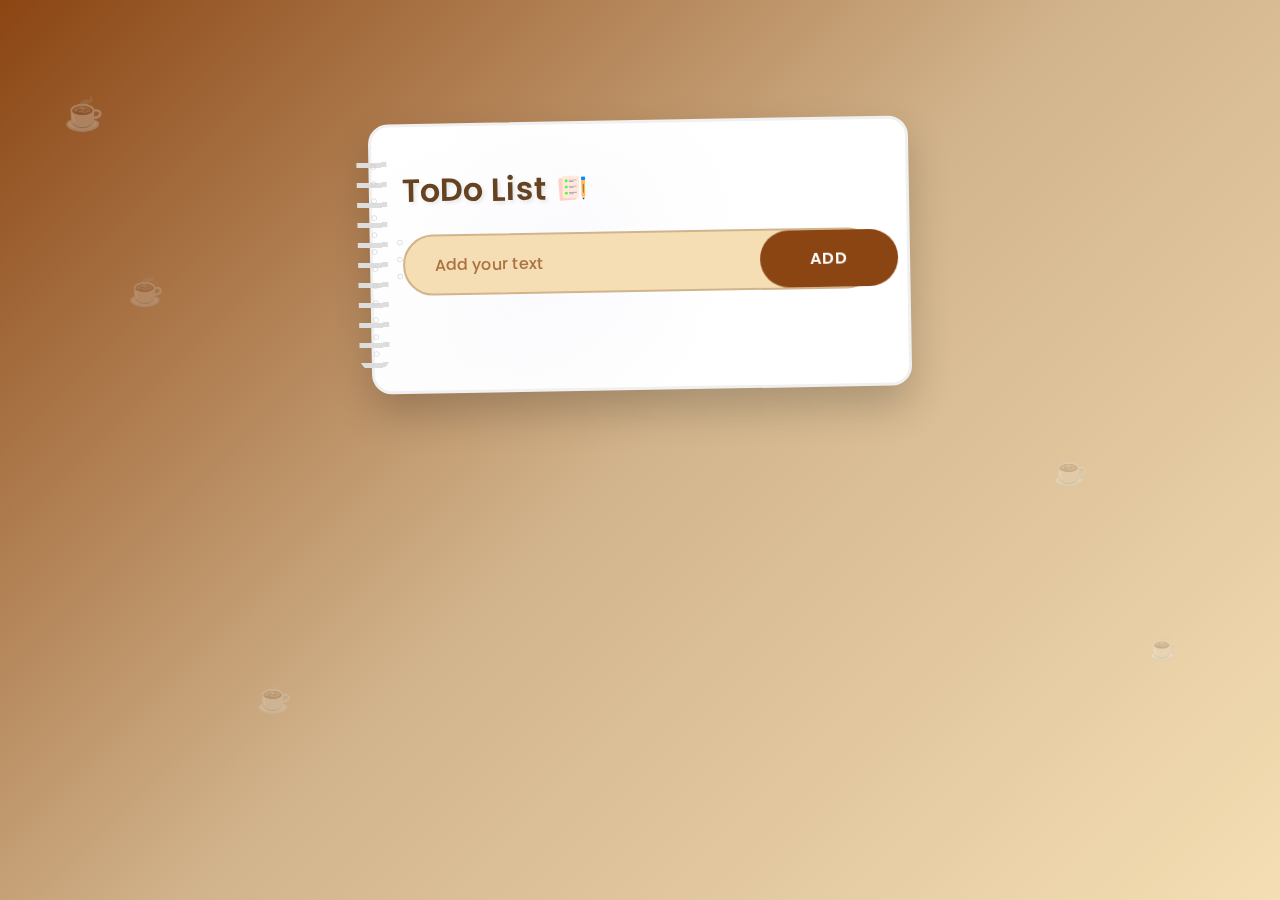
<file: project8-todo list/index.html>
<!DOCTYPE html>
<html lang="en">
<head>
    <meta charset="UTF-8">
    <meta name="viewport" content="width=device-width, initial-scale=1.0">
    <title>My To Do list</title>
    <link rel="stylesheet" href="style.css">
    <link href="https://fonts.googleapis.com/css2?family=Poppins:wght@400;500;600;700&display=swap" rel="stylesheet">
</head>
<body>
    <!-- Coffee Doodles Background -->
    <div class="coffee-doodles">
        <div class="coffee-doodle">☕</div>
        <div class="coffee-doodle">☕</div>
        <div class="coffee-doodle">☕</div>
    </div>

    <div class="container">
        <div class="todo-app">
            <h1>ToDo List <img src="images/icon.png" alt="Todo Icon"></h1>
            <div class="row">
                <input type="text" id="input-box" placeholder="Add your text">
                <button onclick="addTask()">Add</button>
            </div>
            <ul id="list-container">
                <li class="checked">Task 1 <span>×</span></li>
                <li>Task 2 <span>×</span></li>
            </ul>
        </div>

        <!-- Alien Character with Thought Bubble -->
        <div class="alien">
            <!-- Thought Bubble -->
            <div class="alien-thought">
                <div class="alien-thought-text">Enjoy and fulfill your tasks daily!</div>
            </div>
            
            <div class="alien-antennae">
                <div class="antenna"></div>
                <div class="antenna"></div>
            </div>
            <div class="alien-body">
                <div class="alien-eyes">
                    <div class="alien-eye"></div>
                    <div class="alien-eye"></div>
                </div>
                <div class="alien-arms">
                    <div class="alien-arm left"></div>
                    <div class="alien-arm right"></div>
                </div>
            </div>
        </div>
    </div>

    <script src="index.js">

    </script>
</body>
</html>
</file>
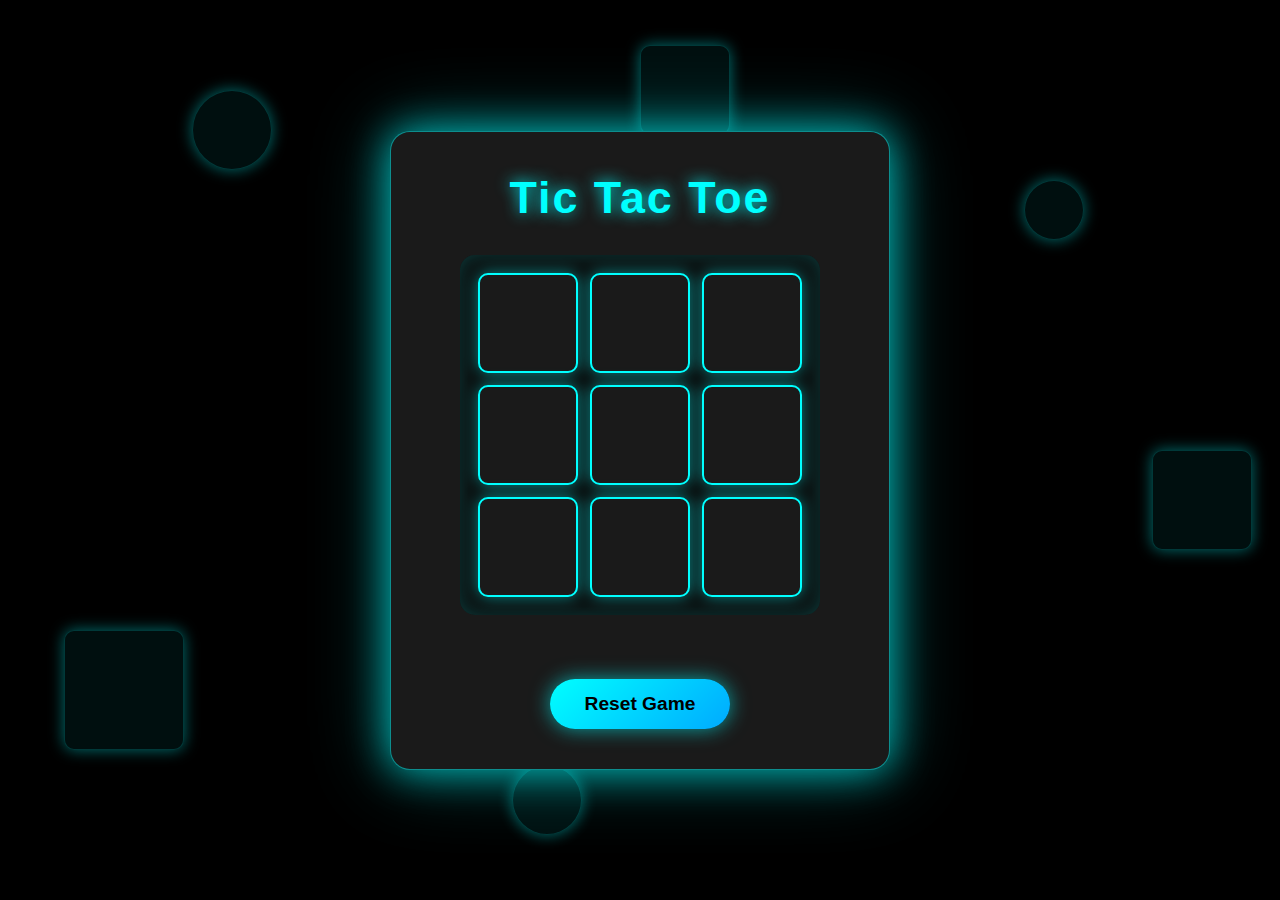
<file: project9-tictactoe/index.html>
<!DOCTYPE html>
<html lang="en">
  <head>
    <meta charset="UTF-8" />
    <meta name="viewport" content="width=device-width, initial-scale=1.0" />
    <title>Tic-Tac-Toe Game</title>
    <link rel="stylesheet" href="style.css" />
  </head>
  <body>
    <div class="floating-background">
      <div class="floating-shape shape-1"></div>
      <div class="floating-shape shape-2"></div>
      <div class="floating-shape shape-3"></div>
      <div class="floating-shape shape-4"></div>
      <div class="floating-shape shape-5"></div>
      <div class="floating-shape shape-6"></div>
    </div>

    <div class="msg-container hide">
      <p id="msg">Winner</p>
      <button id="new-btn">New Game</button>
    </div>
    <main>
      <h1>Tic Tac Toe</h1>
      <div class="container">
        <div class="game">
          <button class="box"></button>
          <button class="box"></button>
          <button class="box"></button>
          <button class="box"></button>
          <button class="box"></button>
          <button class="box"></button>
          <button class="box"></button>
          <button class="box"></button>
          <button class="box"></button>
        </div>
      </div>
      <button id="reset-btn">Reset Game</button>
    </main>
    <script src="script.js"></script>
  </body>
</html>
</file>
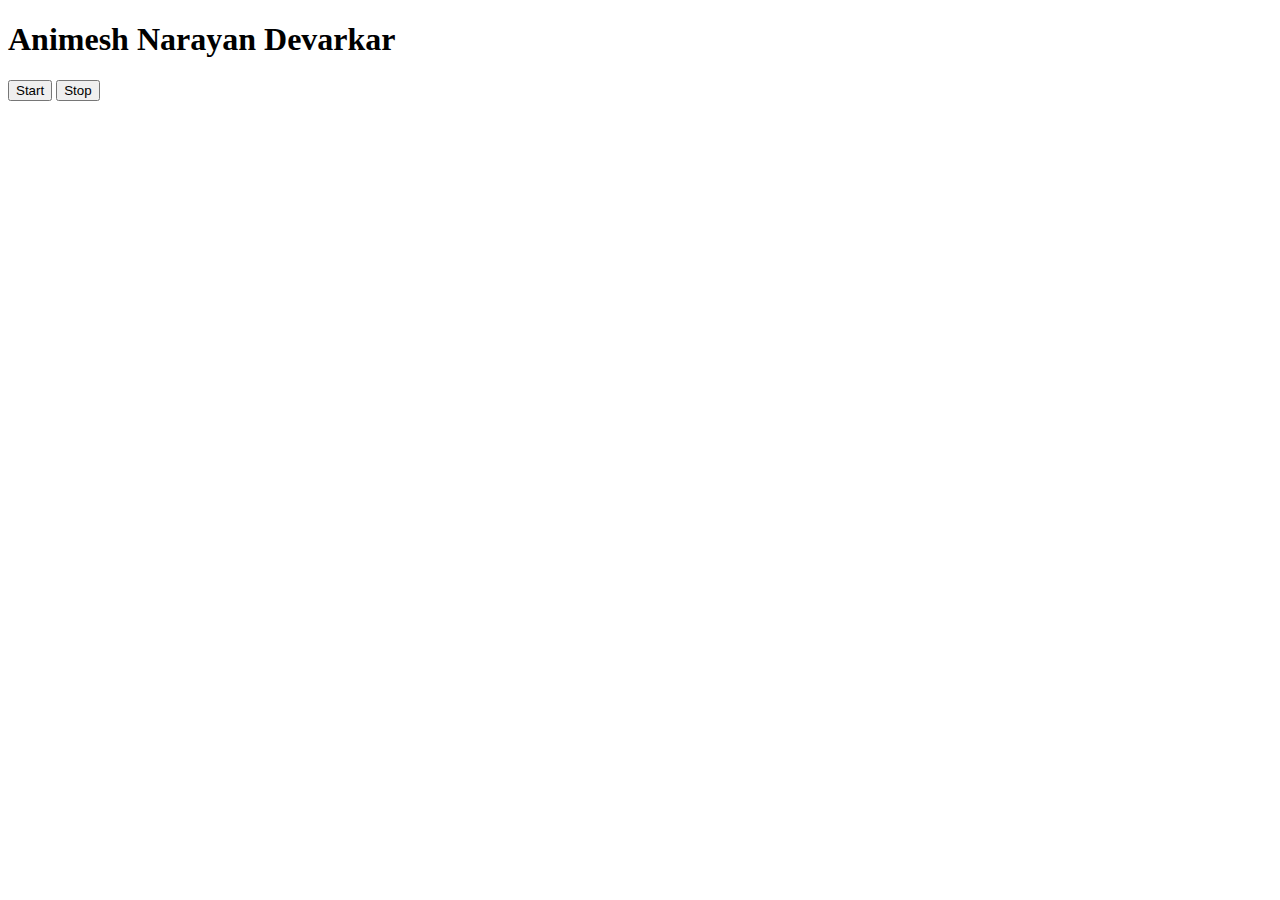
<file: project4/project4(1).html>
<!DOCTYPE html>
<html lang="en">
<head>
    <meta charset="UTF-8">
    <meta name="viewport" content="width=device-width, initial-scale=1.0">
    <title>SetTimeout and SetIntervals</title>


</head>
<body>
    <h1>Animesh Narayan Devarkar</h1>    
    <button id="start">Start</button>
    <button id="stop">Stop</button>
</body>
<script>
    const startChangeText = document.querySelector('#start').addEventListener('click',function(){
        const japName=document.querySelector('h1').innerHTML="アニメシュ・ナラヤン・デヴァルカル"
        })

     const Timer = setInterval(japName,2000)

   
    
</script>
</html>
</file>
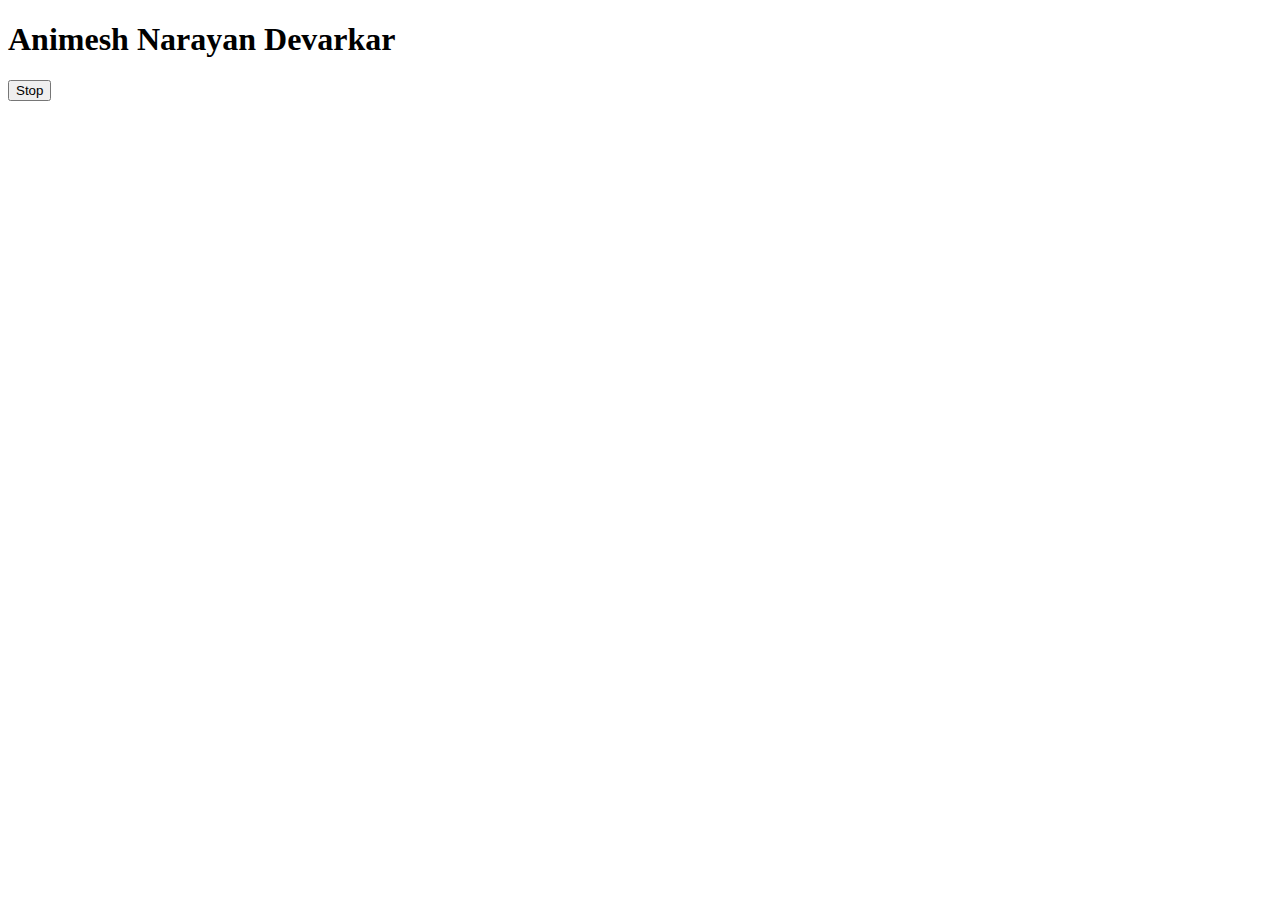
<file: project4/project4.html>
<!DOCTYPE html>
<html lang="en">
<head>
    <meta charset="UTF-8">
    <meta name="viewport" content="width=device-width, initial-scale=1.0">
    <title>SetTimeout and SetIntervals</title>


</head>
<body>
    <h1>Animesh Narayan Devarkar</h1>    
    <button id="stop">Stop</button>
</body>
<script>
    const japName = function(){
        document.querySelector('h1').innerHTML=('アニメシュ・ナラヤン・デヴァルカル')    
    }
    
   const changeText=setTimeout(japName,2000)

   const stopNameChange = document.querySelector('#stop').addEventListener('click',function(){
    clearTimeout(changeText)
    console.log("Text has been stopped from changing");    
   })

</script>
</html>
</file>
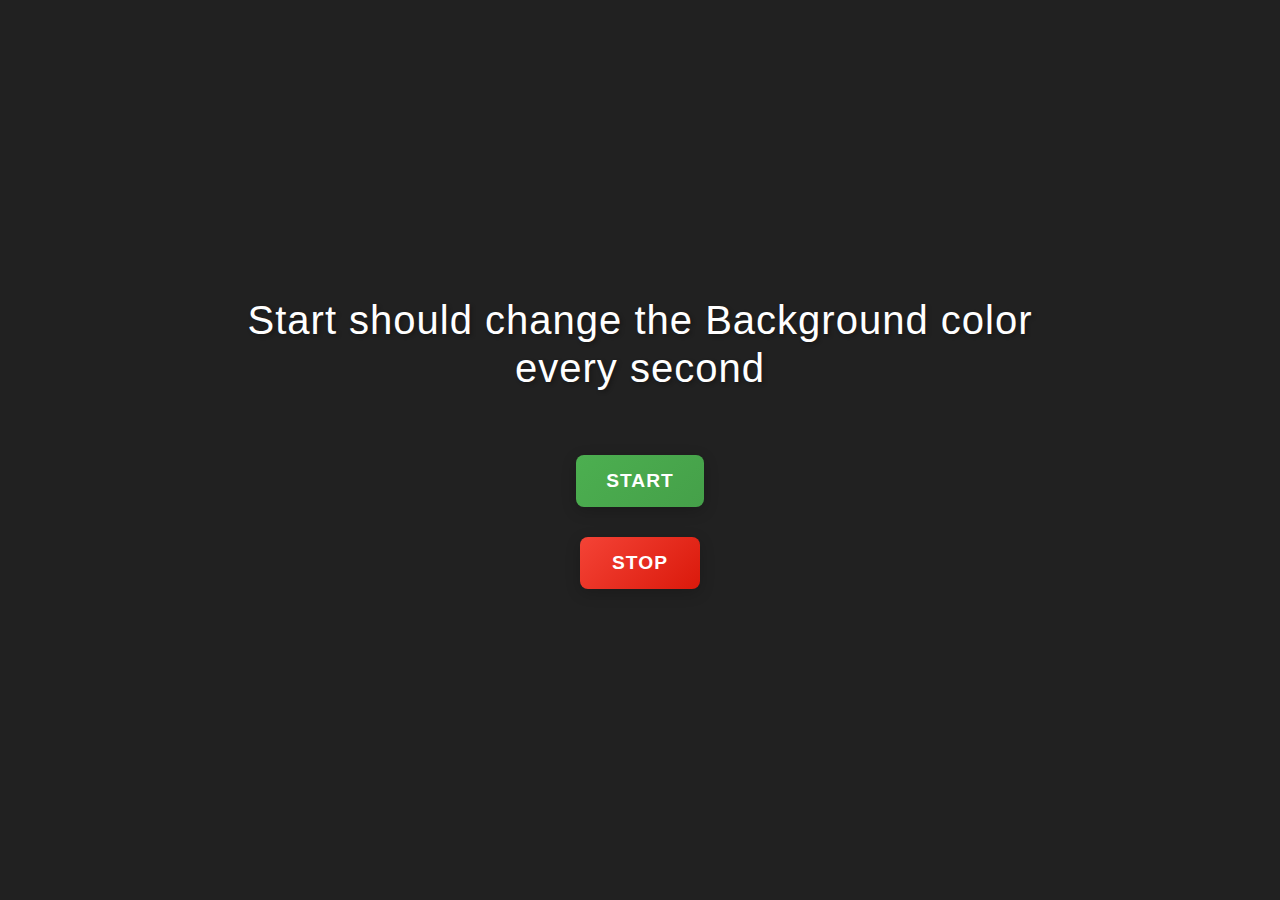
<file: project5/project5.html>
<!DOCTYPE html>
<html lang="en">
  <head>
    <meta charset="UTF-8" />
    <meta name="viewport" content="width=device-width, initial-scale=1.0" />
    <meta http-equiv="X-UA-Compatible" content="ie=edge" />
    <title>Color Changing screen</title>
    <link rel="stylesheet" href="project5.css" />
  </head>


  <body style="background-color: #212121; color: #fff">

    <h1>Start should change the Background color every second</h1>
    <button id="start">Start</button>
    <button id="stop">Stop</button>

    <script src="project5.js"></script>

  </body>
</html>
</file>
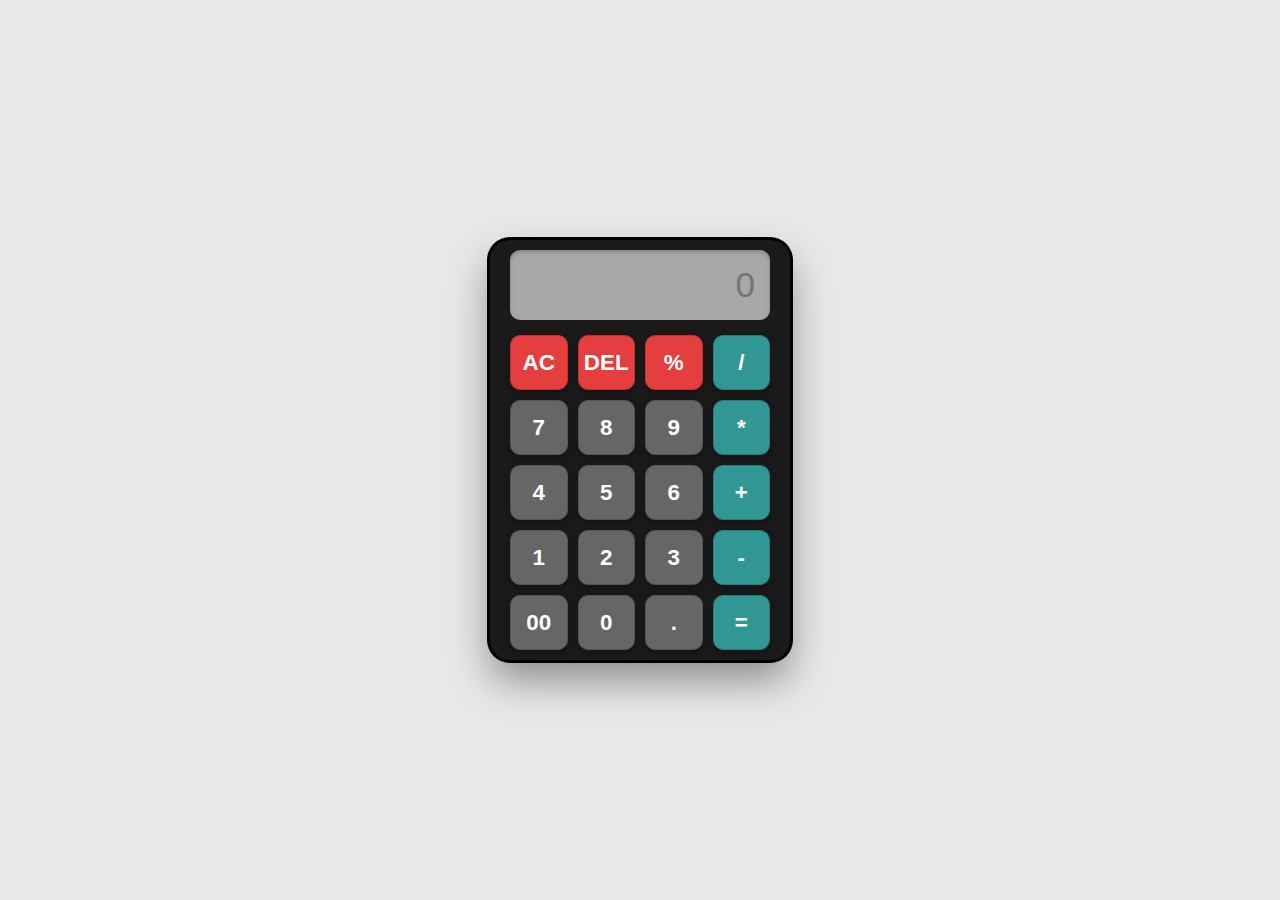
<file: project6-calculator/calculator.html>
<!DOCTYPE html>
<html lang="en">
<head>
    <meta charset="UTF-8">
    <meta name="viewport" content="width=device-width, initial-scale=1.0">
    <title>Calculator</title>
    <link rel="stylesheet" href="calculator.css">
    <script src="calculator.js" defer></script>
</head>
<body>

    <input type="text" placeholder="0" id="inputbox">   

    <div>
        <button class="btn">AC</button>
        <button class="btn">DEL</button>
        <button class="btn">%</button>
        <button class="btn">/</button>            
    </div>

    <div>
        <button class="btn">7</button>
        <button class="btn">8</button>
        <button class="btn">9</button>
        <button class="btn">*</button>            
    </div>

    <div>
        <button class="btn">4</button>
        <button class="btn">5</button>
        <button class="btn">6</button>
        <button class="btn">+</button>            
    </div>

    <div>
        <button class="btn">1</button>
        <button class="btn">2</button>
        <button class="btn">3</button>
        <button class="btn">-</button>            
    </div>

    <div>
        <button class="btn">00</button>
        <button class="btn">0</button>
        <button class="btn">.</button>
        <button class="btn">=</button>            
    </div>

</body>
</html>
</file>
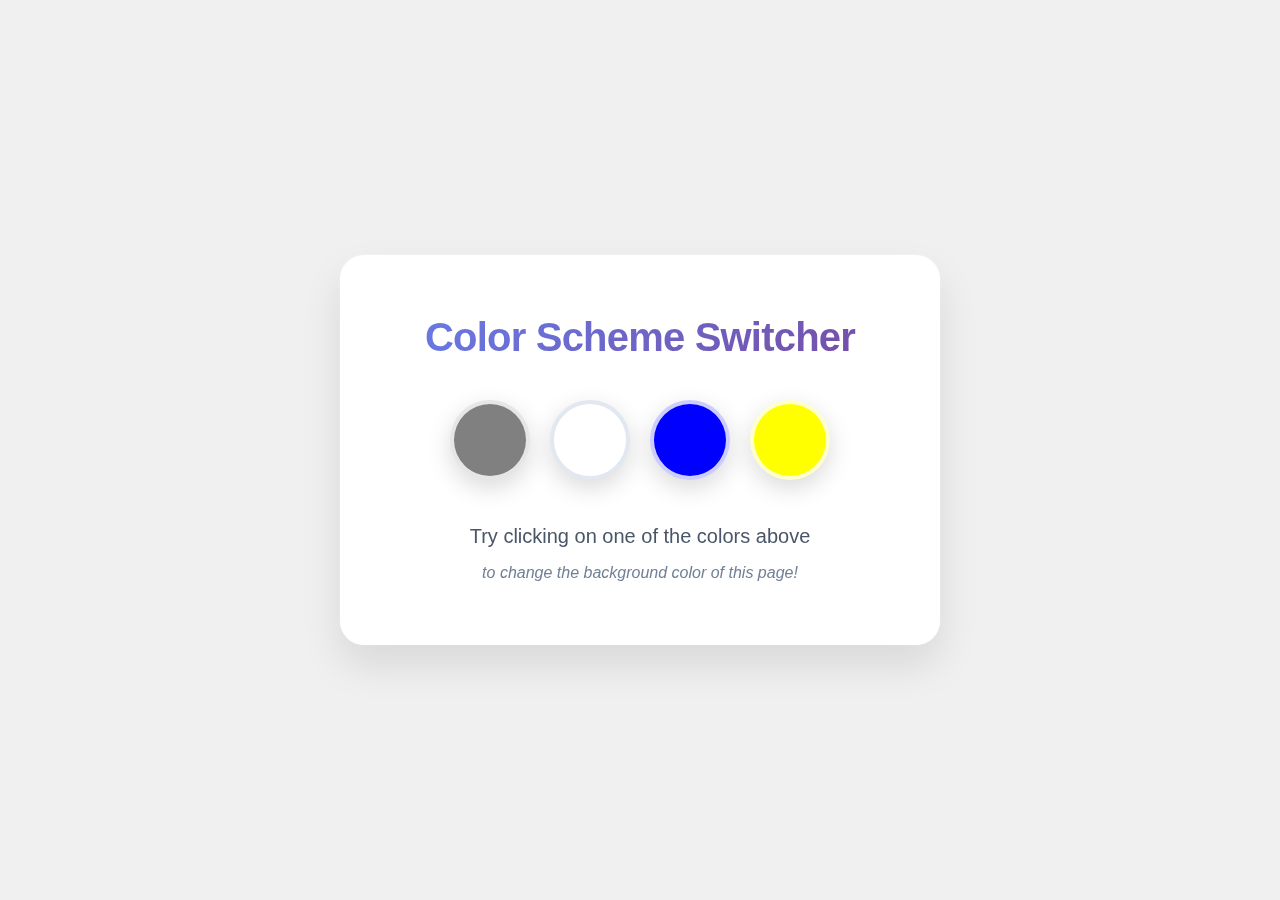
<file: projects/project1/project1.html>
<!DOCTYPE html>
<html lang="en">
  <head>
    <meta charset="UTF-8" />
    <meta name="viewport" content="width=device-width, initial-scale=1.0" />
    <meta http-equiv="X-UA-Compatible" content="ie=edge" />
    <link rel="stylesheet" href="project1.css" />
    <title>JavaScript Background Color Switcher</title>
  </head>
  <body>
    <div class="canvas">
      <h1>Color Scheme Switcher</h1>
      <div class="button-container">
        <span class="button" id="grey"></span>
        <span class="button" id="white"></span>
        <span class="button" id="blue"></span>
        <span class="button" id="yellow"></span>
      </div>
      <h2>
        Try clicking on one of the colors above
        <span>to change the background color of this page!</span>
      </h2>
    </div>
    <script src="project1.js"></script>
  </body>
</html>
</file>
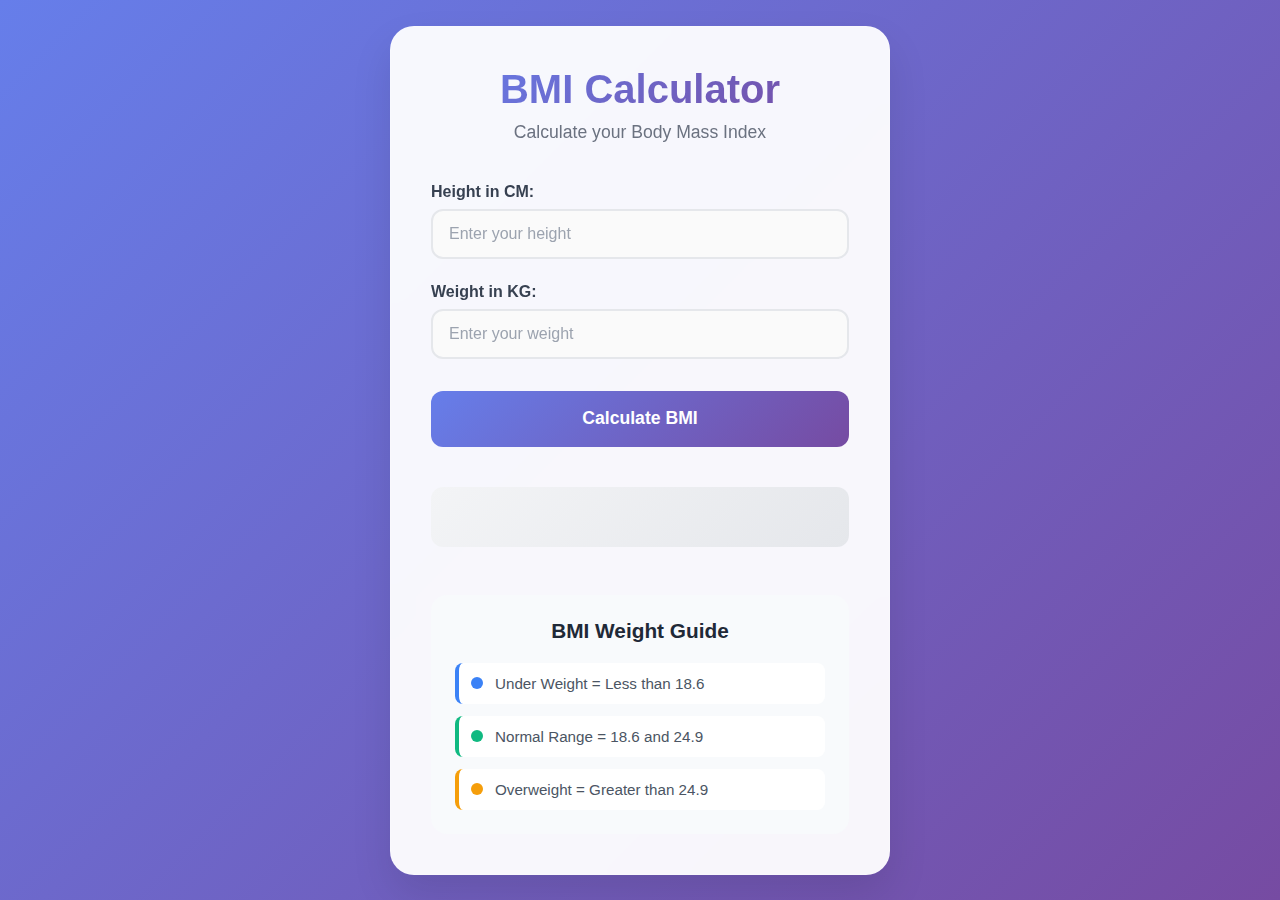
<file: projects/project2/project2.html>
<!DOCTYPE html>
<html lang="en">
<head>
    <meta charset="UTF-8">
    <meta name="viewport" content="width=device-width, initial-scale=1.0">
    <meta http-equiv="X-UA-Compatible" content="ie=edge">
    <link rel="stylesheet" href="project2.css">
    <title>BMI Calculator</title>
</head>
<body>
    <div class="container">
        <div class="header">
            <h1>BMI Calculator</h1>
            <p class="subtitle">Calculate your Body Mass Index</p>
        </div>

        <form>
            <p class="input-group">
                <label for="height">Height in CM:</label>
                <input type="text" id="height" placeholder="Enter your height" />
            </p>
            
            <p class="input-group">
                <label for="weight">Weight in KG:</label>
                <input type="text" id="weight" placeholder="Enter your weight" />
            </p>
            
            <button type="submit">Calculate BMI</button>
            
            <div id="results"></div>
            
            <div id="weight-guide">
                <h3>BMI Weight Guide</h3>
                <div class="guide-item">
                    <span class="indicator"></span>
                    <p>Under Weight = Less than 18.6</p>
                </div>
                <div class="guide-item">
                    <span class="indicator"></span>
                    <p>Normal Range = 18.6 and 24.9</p>
                </div>
                <div class="guide-item">
                    <span class="indicator"></span>
                    <p>Overweight = Greater than 24.9</p>
                </div>
            </div>
        </form>
    </div>

    <script src="project2.js"></script>
</body>
</html>
</file>
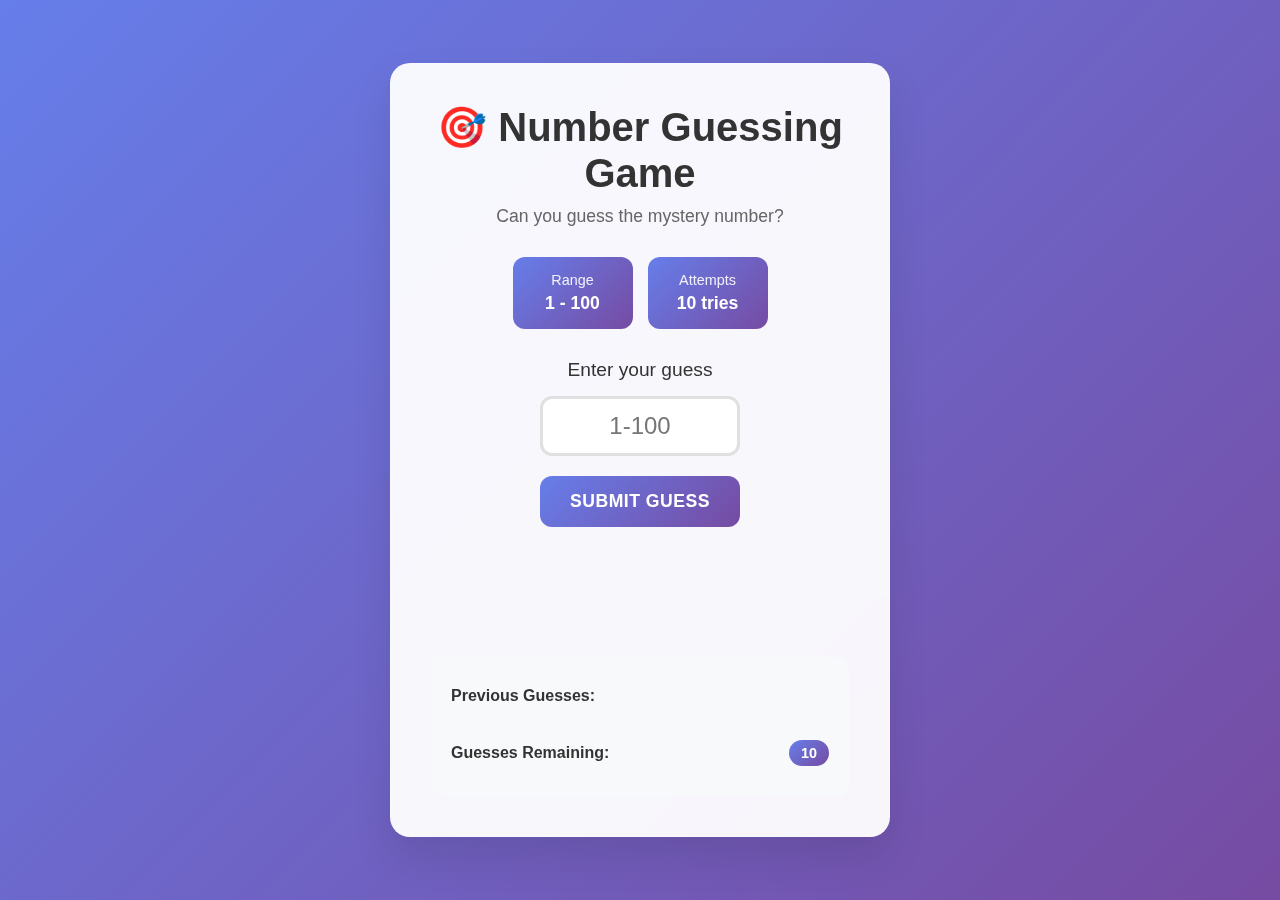
<file: projects/project3/project3.html>
<!DOCTYPE html>
<html lang="en">
<head>
    <meta charset="UTF-8">
    <meta name="viewport" content="width=device-width, initial-scale=1.0">
    <meta http-equiv="X-UA-Compatible" content="ie=edge">
    <title>Number Guessing Game</title>
    <link rel="stylesheet" href="project3.css">
</head>
<body>
    <div class="container">
        <div class="game-card">
            <div class="header">
                <h1>🎯 Number Guessing Game</h1>
                <p class="subtitle">Can you guess the mystery number?</p>
            </div>
            
            <div class="game-info">
                <div class="info-card">
                    <span class="info-label">Range</span>
                    <span class="info-value">1 - 100</span>
                </div>
                <div class="info-card">
                    <span class="info-label">Attempts</span>
                    <span class="info-value">10 tries</span>
                </div>
            </div>

            <div class="game-area">
                <form class="form">
                    <div class="input-group">
                        <label for="guessField" id="guess">Enter your guess</label>
                        <input type="text" id="guessField" class="guessField" placeholder="1-100" maxlength="3">
                    </div>
                    <input type="submit" id="subt" value="Submit Guess" class="guessSubmit">
                </form>

                <div class="feedback-area">
                    <div class="lowOrHi"></div>
                </div>

                <div class="resultParas">
                    <div class="result-row">
                        <div class="result-item">
                            <span class="result-label">Previous Guesses:</span>
                            <span class="guesses"></span>
                        </div>
                    </div>
                    <div class="result-row">
                        <div class="result-item">
                            <span class="result-label">Guesses Remaining:</span>
                            <span class="lastResult">10</span>
                        </div>
                    </div>
                </div>
            </div>
        </div>
    </div>
    <script src="project3.js"></script>
</body>
</html>
</file>
<file: project8-todo list/style.css>
* {
    margin: 0;
    padding: 0;
    font-family: 'Poppins', sans-serif;
    box-sizing: border-box;
}

body {
    background: linear-gradient(135deg, #8B4513 0%, #D2B48C 50%, #F5DEB3 100%);
    min-height: 100vh;
    padding: 20px;
    position: relative;
    overflow-x: hidden;
}

/* Coffee Doodle Background Elements */
body::before {
    content: '☕';
    position: absolute;
    top: 10%;
    left: 5%;
    font-size: 2rem;
    opacity: 0.3;
    animation: float 6s ease-in-out infinite;
    color: #654321;
}

body::after {
    content: '☕';
    position: absolute;
    top: 70%;
    right: 8%;
    font-size: 1.5rem;
    opacity: 0.25;
    animation: float 4s ease-in-out infinite reverse;
    color: #8B4513;
}

/* Additional Coffee Doodles */
.coffee-doodle {
    position: absolute;
    opacity: 0.2;
    color: #654321;
    font-size: 1.8rem;
    animation: float 5s ease-in-out infinite;
}

.coffee-doodle:nth-child(1) {
    top: 30%;
    left: 10%;
    animation-delay: -1s;
}

.coffee-doodle:nth-child(2) {
    top: 50%;
    right: 15%;
    animation-delay: -2s;
}

.coffee-doodle:nth-child(3) {
    bottom: 20%;
    left: 20%;
    animation-delay: -3s;
}

@keyframes float {
    0%, 100% { transform: translateY(0px) rotate(0deg); }
    50% { transform: translateY(-20px) rotate(5deg); }
}

.container {
    width: 100%;
    max-width: 540px;
    background: #fff;
    margin: 100px auto 20px;
    padding: 40px 30px 70px;
    border-radius: 20px;
    box-shadow: 0 20px 40px rgba(0, 0, 0, 0.2);
    position: relative;
    transform: rotate(-1deg);
    border: 3px solid #f0f0f0;
}

/* Whiteboard effect with spiral binding */
.container::before {
    content: '';
    position: absolute;
    left: -15px;
    top: 20px;
    bottom: 20px;
    width: 30px;
    background: repeating-linear-gradient(
        to bottom,
        transparent 0px,
        transparent 15px,
        #ddd 15px,
        #ddd 20px
    );
    border-radius: 15px;
}

/* Whiteboard holes */
.container::after {
    content: '○ ○ ○ ○ ○ ○ ○ ○ ○ ○ ○ ○ ○ ○ ○';
    position: absolute;
    left: -10px;
    top: 30px;
    bottom: 30px;
    width: 20px;
    color: #ccc;
    font-size: 12px;
    line-height: 25px;
    text-align: center;
    writing-mode: vertical-lr;
}

.todo-app h1 {
    color: #654321;
    display: flex;
    align-items: center;
    margin-bottom: 20px;
    font-weight: 600;
    font-size: 2rem;
    text-shadow: 2px 2px 4px rgba(0, 0, 0, 0.1);
}

.todo-app h1 img {
    width: 30px;
    margin-left: 10px;
}

.row {
    display: flex;
    align-items: center;
    justify-content: space-between;
    background: #F5DEB3;
    border-radius: 30px;
    padding-left: 20px;
    margin-bottom: 25px;
    border: 2px solid #D2B48C;
}

input {
    flex: 1;
    border: none;
    outline: none;
    background: transparent;
    padding: 10px;
    font-weight: 500;
    color: #654321;
    font-size: 16px;
}

input::placeholder {
    color: #8B4513;
    opacity: 0.7;
}

button {
    border: none;
    outline: none;
    padding: 16px 50px;
    background: #8B4513;
    color: #fff;
    font-size: 16px;
    cursor: pointer;
    border-radius: 40px;
    font-weight: 600;
    transition: all 0.3s ease;
    text-transform: uppercase;
    letter-spacing: 1px;
}

button:hover {
    background: #654321;
    transform: translateY(-2px);
    box-shadow: 0 5px 15px rgba(0, 0, 0, 0.2);
}

ul li {
    list-style: none;
    font-size: 17px;
    padding: 12px 8px 12px 50px;
    user-select: none;
    cursor: pointer;
    position: relative;
    color: #654321;
    margin: 10px 0;
    border-radius: 8px;
    transition: all 0.3s ease;
}

ul li:hover {
    background: #F5F5DC;
    transform: translateX(5px);
}

ul li::before {
    content: '';
    position: absolute;
    height: 28px;
    width: 28px;
    border-radius: 50%;
    background-image: url(images/unchecked.png);
    background-size: cover;
    background-position: center;
    top: 12px;
    left: 8px;
}

ul li.checked {
    color: #8B4513;
    text-decoration: line-through;
    opacity: 0.7;
}

ul li.checked::before {
    background-image: url(images/checked.png);
}

ul li span {
    position: absolute;
    right: 0;
    top: 5px;
    width: 40px;
    height: 40px;
    font-size: 22px;
    color: #8B4513;
    line-height: 40px;
    text-align: center;
    border-radius: 50%;
    transition: all 0.3s ease;
}

ul li span:hover {
    background: rgba(139, 69, 19, 0.1);
    transform: scale(1.2);
}

/* Alien Character */
.alien {
    position: absolute;
    bottom: -30px;
    right: -50px;
    width: 80px;
    height: 100px;
    opacity: 0;
    animation: alienPeek 3s infinite;
    z-index: 10;
}

.alien-body {
    width: 60px;
    height: 70px;
    background: #90EE90;
    border-radius: 50% 50% 50% 50% / 60% 60% 40% 40%;
    position: relative;
    border: 2px solid #228B22;
}

.alien-eyes {
    position: absolute;
    top: 15px;
    left: 50%;
    transform: translateX(-50%);
    display: flex;
    gap: 8px;
}

.alien-eye {
    width: 12px;
    height: 12px;
    background: #000;
    border-radius: 50%;
    position: relative;
}

.alien-eye::after {
    content: '';
    position: absolute;
    top: 2px;
    left: 2px;
    width: 4px;
    height: 4px;
    background: #fff;
    border-radius: 50%;
}

.alien-antennae {
    position: absolute;
    top: -15px;
    left: 50%;
    transform: translateX(-50%);
    display: flex;
    gap: 10px;
}

.antenna {
    width: 2px;
    height: 15px;
    background: #228B22;
    position: relative;
}

.antenna::after {
    content: '';
    position: absolute;
    top: -4px;
    left: -2px;
    width: 6px;
    height: 6px;
    background: #FFD700;
    border-radius: 50%;
}

.alien-arms {
    position: absolute;
    top: 30px;
    width: 100%;
    display: flex;
    justify-content: space-between;
}

.alien-arm {
    width: 15px;
    height: 25px;
    background: #90EE90;
    border-radius: 10px;
    border: 1px solid #228B22;
}

.alien-arm.left {
    transform: rotate(-20deg);
    left: -8px;
}

.alien-arm.right {
    transform: rotate(20deg);
    right: -8px;
}

/* Alien Thought Bubble */
.alien-thought {
    position: absolute;
    top: -60px;
    right: -120px;
    width: 140px;
    height: 80px;
    background: #fff;
    border: 3px solid #333;
    border-radius: 50px 50px 50px 10px;
    opacity: 0;
    animation: thoughtBubble 3s infinite;
    display: flex;
    align-items: center;
    justify-content: center;
    padding: 10px;
    box-shadow: 0 4px 8px rgba(0, 0, 0, 0.1);
    z-index: 11;
}

.alien-thought::before {
    content: '';
    position: absolute;
    bottom: -15px;
    left: 20px;
    width: 15px;
    height: 15px;
    background: #fff;
    border: 3px solid #333;
    border-top: none;
    border-right: none;
    border-radius: 50%;
    transform: rotate(-45deg);
}

.alien-thought::after {
    content: '';
    position: absolute;
    bottom: -25px;
    left: 15px;
    width: 8px;
    height: 8px;
    background: #fff;
    border: 2px solid #333;
    border-top: none;
    border-right: none;
    border-radius: 50%;
    transform: rotate(-45deg);
}

.alien-thought-text {
    font-size: 11px;
    color: #333;
    text-align: center;
    font-weight: 600;
    line-height: 1.2;
    font-family: 'Comic Sans MS', cursive, sans-serif;
}

@keyframes thoughtBubble {
    0%, 60% { 
        opacity: 0; 
        transform: scale(0.5) translateY(15px);
    }
    70% {
        opacity: 0.7;
        transform: scale(0.8) translateY(8px);
    }
    80%, 90% { 
        opacity: 1; 
        transform: scale(1) translateY(0);
    }
    100% { 
        opacity: 0; 
        transform: scale(0.5) translateY(15px);
    }
}

@keyframes alienPeek {
    0%, 60% { 
        opacity: 0; 
        transform: translateX(80px) translateY(15px);
    }
    70% {
        opacity: 0.5;
        transform: translateX(40px) translateY(8px);
    }
    80%, 90% { 
        opacity: 1; 
        transform: translateX(0) translateY(0);
    }
    100% { 
        opacity: 0; 
        transform: translateX(80px) translateY(15px);
    }
}

/* Add coffee doodles to HTML */
.coffee-doodles {
    position: fixed;
    top: 0;
    left: 0;
    width: 100%;
    height: 100%;
    pointer-events: none;
    z-index: -1;
}

/* Responsive Design */
@media (max-width: 600px) {
    .container {
        margin: 50px auto 20px;
        padding: 30px 20px 50px;
    }
    
    .todo-app h1 {
        font-size: 1.5rem;
    }
    
    button {
        padding: 12px 30px;
        font-size: 14px;
    }
    
    .alien {
        width: 60px;
        height: 80px;
        bottom: -20px;
        right: -30px;
    }
    
    .alien-body {
        width: 45px;
        height: 55px;
    }

    /* Update responsive design for thought bubble */
    .alien-thought {
        width: 120px;
        height: 70px;
        right: -100px;
        top: -50px;
    }
    
    .alien-thought-text {
        font-size: 10px;
    }
}

/* Paper texture effect */
.container {
    background: 
        radial-gradient(circle at 20% 80%, rgba(120, 119, 198, 0.02) 0%, transparent 50%),
        radial-gradient(circle at 80% 20%, rgba(255, 255, 255, 0.05) 0%, transparent 50%),
        radial-gradient(circle at 40% 40%, rgba(120, 119, 198, 0.02) 0%, transparent 50%),
        #fff;
}
</file>
<file: project9-tictactoe/style.css>
/* Universal Box Sizing */
* {
  margin: 0;
  padding: 0;
  box-sizing: border-box;
}

/* Body - Solid Black Background */
body {
  font-family: "Arial", sans-serif;
  background-color: #000000; /* Solid black background */
  min-height: 100vh;
  display: flex;
  justify-content: center;
  align-items: center;
  color: #ffffff; /* White text for general contrast */
  overflow: hidden; /* Prevent scrollbars from any potential overflow */
  position: relative; /* Needed for absolute positioning of background elements */
}

/* Floating Background Elements Container */
.floating-background {
  position: absolute;
  top: 0;
  left: 0;
  width: 100%;
  height: 100%;
  overflow: hidden;
  z-index: -1; /* Ensure it's behind the game content */
}

/* Generic Floating Shape Styling */
.floating-shape {
  position: absolute;
  background: rgba(0, 255, 255, 0.1); /* Subtle cyan transparent background */
  border: 1px solid rgba(0, 255, 255, 0.3); /* Cyan border */
  border-radius: 50%; /* Default to circular shapes */
  box-shadow: 0 0 15px rgba(0, 255, 255, 0.7); /* Glowing effect */
  animation: float-animation 20s infinite ease-in-out;
  opacity: 0.6;
}

/* Individual Shape Sizes and Positions (adjust as needed) */
.shape-1 {
  width: 80px;
  height: 80px;
  top: 10%;
  left: 15%;
  animation-duration: 25s;
  animation-delay: 0s;
}
.shape-2 {
  width: 120px;
  height: 120px;
  top: 70%;
  left: 5%;
  animation-duration: 30s;
  animation-delay: 5s;
  border-radius: 10px; /* Make this one a square */
}
.shape-3 {
  width: 60px;
  height: 60px;
  top: 20%;
  left: 80%;
  animation-duration: 22s;
  animation-delay: 2s;
}
.shape-4 {
  width: 100px;
  height: 100px;
  top: 50%;
  left: 90%;
  animation-duration: 28s;
  animation-delay: 8s;
  border-radius: 10px; /* Make this one a square */
}
.shape-5 {
  width: 70px;
  height: 70px;
  top: 85%;
  left: 40%;
  animation-duration: 20s;
  animation-delay: 3s;
}
.shape-6 {
  width: 90px;
  height: 90px;
  top: 5%;
  left: 50%;
  animation-duration: 26s;
  animation-delay: 6s;
  border-radius: 10px; /* Make this one a square */
}

/* Keyframe Animation for Floating */
@keyframes float-animation {
  0% {
    transform: translate(0, 0) rotate(0deg);
    opacity: 0.6;
  }
  25% {
    transform: translate(20px, -30px) rotate(5deg);
    opacity: 0.7;
  }
  50% {
    transform: translate(0, -50px) rotate(0deg);
    opacity: 0.5;
  }
  75% {
    transform: translate(-20px, -30px) rotate(-5deg);
    opacity: 0.7;
  }
  100% {
    transform: translate(0, 0) rotate(0deg);
    opacity: 0.6;
  }
}

/* Main Game Container (retained from previous version) */
main {
  background: #1a1a1a; /* Dark background for the main container */
  border-radius: 20px;
  padding: 2.5rem; /* Increased padding for better spacing */
  box-shadow: 0 0 40px rgba(0, 255, 255, 0.7), /* Stronger cyan glow */ 0 0 80px rgba(0, 255, 255, 0.3); /* Wider, softer glow */
  text-align: center;
  max-width: 500px;
  width: 90%;
  position: relative; /* Ensure it's positioned correctly over background */
  z-index: 1; /* Ensure it's above the floating background */
  border: 1px solid rgba(0, 255, 255, 0.5); /* Cyan border */
}

h1 {
  font-size: 2.8rem; /* Slightly larger title */
  margin-bottom: 2rem; /* More space below title */
  color: #00ffff; /* Bright cyan color for title */
  text-shadow: 0 0 15px rgba(0, 255, 255, 0.9); /* Stronger glow for text */
  letter-spacing: 2px; /* Add some letter spacing */
}

.container {
  display: flex;
  justify-content: center;
  margin-bottom: 2.5rem; /* More space below game grid */
}

.game {
  display: grid;
  grid-template-columns: repeat(3, 1fr);
  grid-template-rows: repeat(3, 1fr);
  gap: 12px; /* Slightly larger gap between boxes */
  background: #0d0d0d; /* Even darker background for the grid area */
  padding: 18px; /* Increased padding for the grid area */
  border-radius: 15px;
  box-shadow: inset 0 0 20px rgba(0, 255, 255, 0.2); /* Subtle inner glow */
}

.box {
  width: 100px;
  height: 100px;
  background: #1a1a1a; /* Dark background for individual boxes */
  border: 2px solid #00ffff; /* Bright cyan border */
  border-radius: 10px;
  font-size: 3rem; /* Larger font size for X/O */
  font-weight: bold;
  color: #00ffff; /* Bright cyan color for X/O */
  cursor: pointer;
  transition: all 0.3s ease;
  box-shadow: 0 0 15px rgba(0, 255, 255, 0.5); /* Cyan glow for boxes */
  display: flex;
  align-items: center;
  justify-content: center;
}

.box:hover {
  background: #2a2a2a; /* Slightly lighter on hover */
  transform: translateY(-2px);
  box-shadow: 0 0 25px rgba(0, 255, 255, 0.8); /* More intense glow on hover */
}

.box:active {
  transform: translateY(0);
  box-shadow: 0 0 10px rgba(0, 255, 255, 0.6);
}

.box:disabled {
  cursor: not-allowed;
  opacity: 0.8; /* Keep some glow */
  color: #ffffff; /* Ensure disabled text is visible */
}

/* Buttons */
#reset-btn,
#new-btn {
  background: linear-gradient(135deg, #00ffff, #00aaff); /* Cyan to light blue gradient */
  color: #000000; /* Black text for contrast on bright buttons */
  border: none;
  padding: 14px 35px; /* Larger padding for buttons */
  font-size: 1.2rem; /* Larger font size */
  font-weight: bold;
  border-radius: 30px; /* More rounded buttons */
  cursor: pointer;
  transition: all 0.3s ease;
  box-shadow: 0 0 20px rgba(0, 255, 255, 0.6); /* Stronger glow for buttons */
  margin-top: 1.5rem; /* Add some space above buttons */
}

#new-btn {
  margin-left: 15px; /* Space between new game and reset buttons */
}

#reset-btn:hover,
#new-btn:hover {
  background: linear-gradient(135deg, #00aaff, #00ffff);
  transform: translateY(-3px); /* More pronounced lift on hover */
  box-shadow: 0 0 30px rgba(0, 255, 255, 0.8); /* Even stronger glow on hover */
}

#reset-btn:active,
#new-btn:active {
  transform: translateY(0);
}

/* Message Container */
.msg-container {
  position: fixed;
  top: 0;
  left: 0;
  width: 100%;
  height: 100%;
  background: rgba(0, 0, 0, 0.95); /* Almost opaque black overlay */
  display: flex;
  flex-direction: column;
  justify-content: center;
  align-items: center;
  z-index: 1000;
  backdrop-filter: blur(10px); /* Stronger blur for message */
}

.msg-container.hide {
  display: none;
}

#msg {
  font-size: 4rem; /* Even larger font for winner message */
  font-weight: bold;
  color: #00ffff; /* Bright cyan color for winner message */
  margin-bottom: 2.5rem;
  text-shadow: 0 0 25px rgba(0, 255, 255, 1); /* Very strong glow */
  animation: bounce 0.8s ease-in-out;
}

/* Keyframe for bounce animation */
@keyframes bounce {
  0%,
  20%,
  50%,
  80%,
  100% {
    transform: translateY(0);
  }
  40% {
    transform: translateY(-35px);
  }
  60% {
    transform: translateY(-18px);
  }
}

/* Responsive Design */
@media (max-width: 600px) {
  main {
    padding: 2rem;
    margin: 1rem;
  }

  h1 {
    font-size: 2.2rem;
    margin-bottom: 1.5rem;
  }

  .box {
    width: 80px;
    height: 80px;
    font-size: 2.5rem;
  }

  .game {
    padding: 15px;
    gap: 10px;
  }

  #msg {
    font-size: 3rem;
    margin-bottom: 2rem;
  }

  #new-btn,
  #reset-btn {
    padding: 12px 30px;
    font-size: 1.1rem;
  }

  /* Adjust floating shapes for smaller screens */
  .floating-shape {
    width: 50px;
    height: 50px;
  }
  .shape-1 {
    top: 5%;
    left: 10%;
  }
  .shape-2 {
    top: 80%;
    left: 15%;
  }
  .shape-3 {
    top: 15%;
    left: 70%;
  }
  .shape-4 {
    top: 60%;
    left: 85%;
  }
  .shape-5 {
    top: 90%;
    left: 50%;
  }
  .shape-6 {
    top: 10%;
    left: 40%;
  }
}

@media (max-width: 400px) {
  .box {
    width: 70px;
    height: 70px;
    font-size: 2.2rem;
  }

  h1 {
    font-size: 2rem;
  }

  #msg {
    font-size: 2.5rem;
  }
}
</file>
<file: project6-calculator/calculator.css>
* {
  box-sizing: border-box;
  margin: 0;
  padding: 0;
}

body {
  font-family: 'Segoe UI', Tahoma, Geneva, Verdana, sans-serif;
  background: #e8e8e8;  
  min-height: 100vh;
  display: flex;
  justify-content: center;
  align-items: center;
  flex-direction: column;
  padding: 20px;
  position: relative;
}

body::before {
  content: '';
  position: absolute;
  width: 300px;
  height: 420px;  
  background: #1a1a1a;
  border-radius: 20px;
  box-shadow: 
    0 20px 40px rgba(0, 0, 0, 0.4),
    0 0 0 3px #000000;
  z-index: 1;
}

.calculator-wrapper {
  width: 300px;
  background: #1a1a1a;
  border-radius: 20px;
  padding: 20px;
  box-shadow: 
    0 20px 40px rgba(0, 0, 0, 0.4),
    0 0 0 3px #000000;
  margin: 0 auto;
  display: block;
  z-index: 2;
}

input[type="text"] {
  width: 260px;
  height: 70px;
  background: #a8a8a8;
  border: none;
  border-radius: 10px;
  color: #000;
  font-size: 2.2rem;
  font-weight: 500;
  text-align: right;
  padding: 0 15px;
  margin-bottom: 15px;
  outline: none;
  font-family: 'Arial', sans-serif;
  box-shadow: inset 0 2px 4px rgba(0, 0, 0, 0.2);
  position: relative;
  z-index: 2;
}

body > input[type="text"],
body > div {
  position: relative;
  z-index: 2;
  width: 260px;
  margin-left: auto;
  margin-right: auto;
}

div {
  display: flex;
  gap: 10px;
  margin-bottom: 10px;
  width: 260px;
}

div:last-child {
  margin-bottom: 0;
}

/* General button styling */
.btn {
  flex: 1;
  height: 55px;
  border: none;
  border-radius: 10px;
  font-size: 1.4rem;
  font-weight: 700;
  cursor: pointer;
  transition: all 0.15s ease;
  outline: none;
  box-shadow: 0 3px 6px rgba(0, 0, 0, 0.3);
  color: #ffffff;
  background: #666666;
  border: 1px solid #555;
  position: relative;
  overflow: hidden;
}

.btn:hover {
  background: #777777;
  transform: translateY(-1px);
  box-shadow: 0 4px 8px rgba(0, 0, 0, 0.4);
}

.btn:active {
  transform: translateY(0);
  box-shadow: 0 2px 4px rgba(0, 0, 0, 0.3);
}

/* Ripple effect */
.btn::before {
  content: '';
  position: absolute;
  top: 50%;
  left: 50%;
  width: 0;
  height: 0;
  background: rgba(255, 255, 255, 0.3);
  border-radius: 50%;
  transform: translate(-50%, -50%);
  transition: width 0.2s, height 0.2s;
}

.btn:active::before {
  width: 100%;
  height: 100%;
}

/* Special buttons styling */

/* AC and DEL buttons */
div:first-of-type .btn:first-child,
div:first-of-type .btn:nth-child(2),
div:first-of-type .btn:nth-child(3) {
  background: #e53e3e;
  border: 1px solid #c53030;
}

div:first-of-type .btn:first-child:hover,
div:first-of-type .btn:nth-child(2):hover,
div:first-of-type .btn:nth-child(3):hover {
  background: #f56565;
}

/* Operation buttons */
div:nth-of-type(1) .btn:nth-child(4),
div:nth-of-type(2) .btn:nth-child(4),
div:nth-of-type(3) .btn:nth-child(4),
div:nth-of-type(4) .btn:nth-child(4),
div:nth-of-type(5) .btn:nth-child(4),
div:last-of-type .btn:last-child {
  background: #319795;
  border: 1px solid #2c7a7b;
}

div:nth-of-type(1) .btn:nth-child(4):hover,
div:nth-of-type(2) .btn:nth-child(4):hover,
div:nth-of-type(3) .btn:nth-child(4):hover,
div:nth-of-type(4) .btn:nth-child(4):hover,
div:nth-of-type(5) .btn:nth-child(4):hover,
div:last-of-type .btn:last-child:hover {
  background: #4fd1c7;
}

@media (max-width: 480px) {
  body::before {
    width: 280px;
    height: 400px;
  }

  body > input[type="text"],
  body > div,
  input[type="text"],
  div {
    width: 240px;
  }

  input[type="text"] {
    height: 60px;
    font-size: 2rem;
    padding: 0 12px;
  }

  .btn {
    height: 50px;
    font-size: 1.2rem;
  }

  div {
    gap: 8px;
    margin-bottom: 8px;
  }
}
</file>
<file: projects/project1/project1.css>
* {
  margin: 0;
  padding: 0;
  box-sizing: border-box;
}

body {
  font-family: "Segoe UI", Tahoma, Geneva, Verdana, sans-serif;
  min-height: 100vh;
  background-color: #f0f0f0;
  transition: background-color 0.5s cubic-bezier(0.4, 0, 0.2, 1);
  display: flex;
  align-items: center;
  justify-content: center;
  padding: 20px;
}

.canvas {
  background: rgba(255, 255, 255, 0.95);
  backdrop-filter: blur(10px);
  border-radius: 24px;
  padding: 60px 40px;
  text-align: center;
  box-shadow: 0 20px 40px rgba(0, 0, 0, 0.1), 0 0 0 1px rgba(255, 255, 255, 0.2);
  max-width: 600px;
  width: 100%;
  transform: translateY(0);
  transition: all 0.3s ease;
}

.canvas:hover {
  transform: translateY(-5px);
  box-shadow: 0 30px 60px rgba(0, 0, 0, 0.15), 0 0 0 1px rgba(255, 255, 255, 0.3);
}

h1 {
  font-size: 2.5rem;
  font-weight: 700;
  color: #2d3748;
  margin-bottom: 40px;
  background: linear-gradient(135deg, #667eea, #764ba2);
  -webkit-background-clip: text;
  -webkit-text-fill-color: transparent;
  background-clip: text;
  letter-spacing: -0.02em;
}

.button-container {
  display: flex;
  justify-content: center;
  gap: 20px;
  margin-bottom: 40px;
  flex-wrap: wrap;
}

.button {
  width: 80px;
  height: 80px;
  border-radius: 50%;
  cursor: pointer;
  transition: all 0.3s cubic-bezier(0.4, 0, 0.2, 1);
  position: relative;
  box-shadow: 0 8px 25px rgba(0, 0, 0, 0.15);
  border: 4px solid rgba(255, 255, 255, 0.8);
}

.button::before {
  content: "";
  position: absolute;
  top: -4px;
  left: -4px;
  right: -4px;
  bottom: -4px;
  border-radius: 50%;
  background: linear-gradient(135deg, rgba(255, 255, 255, 0.8), rgba(255, 255, 255, 0.2));
  z-index: -1;
  opacity: 0;
  transition: opacity 0.3s ease;
}

.button:hover::before {
  opacity: 1;
}

.button:hover {
  transform: translateY(-8px) scale(1.1);
  box-shadow: 0 15px 35px rgba(0, 0, 0, 0.2);
}

.button:active {
  transform: translateY(-4px) scale(1.05);
}

#grey {
  background-color: grey;
}

#white {
  background-color: white;
  border-color: #e2e8f0;
}

#blue {
  background-color: blue;
}

#yellow {
  background-color: yellow;
}

h2 {
  font-size: 1.25rem;
  font-weight: 400;
  color: #4a5568;
  line-height: 1.6;
  max-width: 400px;
  margin: 0 auto;
}

h2 span {
  display: block;
  font-size: 1rem;
  color: #718096;
  margin-top: 8px;
  font-style: italic;
}

/* Responsive design */
@media (max-width: 768px) {
  .canvas {
    padding: 40px 30px;
    margin: 20px;
  }

  h1 {
    font-size: 2rem;
    margin-bottom: 30px;
  }

  .button {
    width: 60px;
    height: 60px;
  }

  .button-container {
    gap: 15px;
  }

  h2 {
    font-size: 1.1rem;
  }
}

@media (max-width: 480px) {
  .canvas {
    padding: 30px 20px;
  }

  h1 {
    font-size: 1.75rem;
  }

  .button {
    width: 50px;
    height: 50px;
  }

  .button-container {
    gap: 12px;
  }
}

/* Enhanced canvas styling based on background color */
body[style*="grey"] .canvas {
  background: rgba(255, 255, 255, 0.9);
  color: #2d3748;
}

body[style*="white"] .canvas {
  background: rgba(0, 0, 0, 0.05);
  backdrop-filter: blur(10px);
  border: 1px solid rgba(0, 0, 0, 0.1);
}

body[style*="blue"] .canvas {
  background: rgba(255, 255, 255, 0.95);
  color: #2d3748;
}

body[style*="yellow"] .canvas {
  background: rgba(0, 0, 0, 0.8);
  color: white;
}

body[style*="yellow"] h1 {
  color: white;
  background: linear-gradient(135deg, #ffd700, #ffed4e);
  -webkit-background-clip: text;
  -webkit-text-fill-color: transparent;
  background-clip: text;
}

body[style*="yellow"] h2 {
  color: #f7fafc;
}

body[style*="yellow"] h2 span {
  color: #e2e8f0;
}

/* Animation for entrance */
@keyframes fadeInUp {
  from {
    opacity: 0;
    transform: translateY(30px);
  }
  to {
    opacity: 1;
    transform: translateY(0);
  }
}

.canvas {
  animation: fadeInUp 0.6s cubic-bezier(0.4, 0, 0.2, 1);
}
</file>
<file: projects/project2/project2.css>
* {
    margin: 0;
    padding: 0;
    box-sizing: border-box;
}

body {
    font-family: 'Segoe UI', Tahoma, Geneva, Verdana, sans-serif;
    min-height: 100vh;
    background: linear-gradient(135deg, #667eea 0%, #764ba2 100%);
    display: flex;
    align-items: center;
    justify-content: center;
    padding: 20px;
}

.container {
    width: 100%;
    max-width: 500px;
    background: rgba(255, 255, 255, 0.95);
    backdrop-filter: blur(10px);
    border-radius: 24px;
    padding: 40px;
    box-shadow: 0 20px 40px rgba(0, 0, 0, 0.1);
    border: 1px solid rgba(255, 255, 255, 0.2);
}

.header {
    text-align: center;
    margin-bottom: 40px;
}

h1 {
    font-size: 2.5rem;
    font-weight: 700;
    background: linear-gradient(135deg, #667eea 0%, #764ba2 100%);
    -webkit-background-clip: text;
    -webkit-text-fill-color: transparent;
    background-clip: text;
    margin-bottom: 10px;
    padding: 0;
}

.subtitle {
    color: #6b7280;
    font-size: 1.1rem;
    margin-bottom: 0;
}

form {
    display: flex;
    flex-direction: column;
    gap: 24px;
}

.input-group {
    display: flex;
    flex-direction: column;
    gap: 8px;
}

label {
    font-weight: 600;
    color: #374151;
    font-size: 1rem;
}

#height, #weight {
    width: 100%;
    height: 50px;
    padding: 0 16px;
    border: 2px solid #e5e7eb;
    border-radius: 12px;
    font-size: 1rem;
    transition: all 0.3s ease;
    background: #fafafa;
    margin-top: 0;
}

#height:focus, #weight:focus {
    outline: none;
    border-color: #667eea;
    background: white;
    box-shadow: 0 0 0 3px rgba(102, 126, 234, 0.1);
}

#height::placeholder, #weight::placeholder {
    color: #9ca3af;
}

button {
    width: 100%;
    height: 56px;
    background: linear-gradient(135deg, #667eea 0%, #764ba2 100%);
    color: white;
    border: none;
    border-radius: 12px;
    font-size: 1.1rem;
    font-weight: 600;
    cursor: pointer;
    transition: all 0.3s ease;
    margin: 8px 0;
    padding: 0;
}

button:hover {
    transform: translateY(-2px);
    box-shadow: 0 10px 25px rgba(102, 126, 234, 0.3);
}

button:active {
    transform: translateY(0);
}

#results {
    text-align: center;
    font-size: 2.5rem;
    font-weight: 700;
    color: #1f2937;
    min-height: 60px;
    display: flex;
    align-items: center;
    justify-content: center;
    background: linear-gradient(135deg, #f3f4f6 0%, #e5e7eb 100%);
    border-radius: 12px;
    margin: 8px 0;
}

#results span {
    background: linear-gradient(135deg, #667eea 0%, #764ba2 100%);
    -webkit-background-clip: text;
    -webkit-text-fill-color: transparent;
    background-clip: text;
}

#weight-guide {
    background: #f8fafc;
    border-radius: 16px;
    padding: 24px;
    margin: 16px 0 0 0;
}

#weight-guide h3 {
    color: #1f2937;
    font-size: 1.3rem;
    font-weight: 600;
    margin: 0 0 20px 0;
    text-align: center;
}

.guide-item {
    display: flex;
    align-items: center;
    gap: 12px;
    margin-bottom: 12px;
    padding: 12px;
    border-radius: 8px;
    background: white;
    border-left: 4px solid transparent;
}

.guide-item:last-child {
    margin-bottom: 0;
}

.guide-item:nth-child(2) {
    border-left-color: #3b82f6;
}

.guide-item:nth-child(3) {
    border-left-color: #10b981;
}

.guide-item:nth-child(4) {
    border-left-color: #f59e0b;
}

.indicator {
    width: 12px;
    height: 12px;
    border-radius: 50%;
    flex-shrink: 0;
}

.guide-item:nth-child(2) .indicator {
    background: #3b82f6;
}

.guide-item:nth-child(3) .indicator {
    background: #10b981;
}

.guide-item:nth-child(4) .indicator {
    background: #f59e0b;
}

.guide-item p {
    margin: 0;
    color: #4b5563;
    font-size: 0.95rem;
    font-weight: 500;
}

/* Remove default paragraph margins */
p {
    margin: 0;
}

/* Style the form paragraphs specifically */
form > p {
    display: flex;
    flex-direction: column;
    gap: 8px;
    margin: 0;
}

@media (max-width: 640px) {
    .container {
        margin: 20px;
        padding: 24px;
    }

    h1 {
        font-size: 2rem;
    }

    .subtitle {
        font-size: 1rem;
    }

    #results {
        font-size: 2rem;
    }

    button {
        font-size: 1rem;
    }
}

@media (max-width: 480px) {
    body {
        padding: 10px;
    }
    
    .container {
        padding: 20px;
    }
    
    h1 {
        font-size: 1.8rem;
    }
}
</file>
<file: projects/project3/project3.css>
* {
  margin: 0;
  padding: 0;
  box-sizing: border-box;
}

body {
  font-family: "Segoe UI", Tahoma, Geneva, Verdana, sans-serif;
  background: linear-gradient(135deg, #667eea 0%, #764ba2 100%);
  min-height: 100vh;
  display: flex;
  align-items: center;
  justify-content: center;
  padding: 20px;
}

.container {
  width: 100%;
  max-width: 500px;
}

.game-card {
  background: rgba(255, 255, 255, 0.95);
  backdrop-filter: blur(10px);
  border-radius: 20px;
  padding: 40px;
  box-shadow: 0 20px 40px rgba(0, 0, 0, 0.1);
  border: 1px solid rgba(255, 255, 255, 0.2);
}

.header {
  text-align: center;
  margin-bottom: 30px;
}

.header h1 {
  font-size: 2.5rem;
  color: #333;
  margin-bottom: 10px;
  font-weight: 700;
}

.subtitle {
  color: #666;
  font-size: 1.1rem;
  font-weight: 400;
}

.game-info {
  display: flex;
  gap: 15px;
  margin-bottom: 30px;
  justify-content: center;
}

.info-card {
  background: linear-gradient(135deg, #667eea, #764ba2);
  color: white;
  padding: 15px 20px;
  border-radius: 12px;
  text-align: center;
  flex: 1;
  max-width: 120px;
}

.info-label {
  display: block;
  font-size: 0.9rem;
  opacity: 0.9;
  margin-bottom: 5px;
}

.info-value {
  display: block;
  font-size: 1.1rem;
  font-weight: 600;
}

.game-area {
  text-align: center;
}

.form {
  margin-bottom: 30px;
}

.input-group {
  margin-bottom: 20px;
}

#guess {
  display: block;
  font-size: 1.2rem;
  color: #333;
  margin-bottom: 15px;
  font-weight: 500;
}

#guessField {
  width: 100%;
  max-width: 200px;
  height: 60px;
  font-size: 1.5rem;
  text-align: center;
  border: 3px solid #e0e0e0;
  border-radius: 12px;
  background: white;
  color: #333;
  transition: all 0.3s ease;
  outline: none;
}

#guessField:focus {
  border-color: #667eea;
  box-shadow: 0 0 0 3px rgba(102, 126, 234, 0.1);
  transform: translateY(-2px);
}

#subt {
  background: linear-gradient(135deg, #667eea, #764ba2);
  color: white;
  border: none;
  padding: 15px 30px;
  font-size: 1.1rem;
  border-radius: 12px;
  cursor: pointer;
  transition: all 0.3s ease;
  font-weight: 600;
  text-transform: uppercase;
  letter-spacing: 0.5px;
}

#subt:hover {
  transform: translateY(-2px);
  box-shadow: 0 10px 20px rgba(102, 126, 234, 0.3);
}

#subt:active {
  transform: translateY(0);
}

.feedback-area {
  min-height: 80px;
  display: flex;
  align-items: center;
  justify-content: center;
  margin-bottom: 20px;
}

.lowOrHi h2 {
  font-size: 1.3rem;
  padding: 15px 25px;
  border-radius: 12px;
  margin: 0;
  animation: fadeIn 0.5s ease;
}

.lowOrHi h2.right {
  background: linear-gradient(135deg, #4caf50, #45a049);
  color: white;
}

.lowOrHi h2.low {
  background: linear-gradient(135deg, #ff9800, #f57c00);
  color: white;
}

.lowOrHi h2.higher {
  background: linear-gradient(135deg, #ff5722, #d84315);
  color: white;
}

.lowOrHi h2.game-over {
  background: linear-gradient(135deg, #f44336, #d32f2f);
  color: white;
}

.resultParas {
  background: #f8f9fa;
  border-radius: 12px;
  padding: 20px;
  margin-top: 20px;
}

.result-row {
  margin-bottom: 15px;
}

.result-row:last-child {
  margin-bottom: 0;
}

.result-item {
  display: flex;
  justify-content: space-between;
  align-items: center;
  padding: 10px 0;
}

.result-label {
  font-weight: 600;
  color: #333;
  font-size: 1rem;
}

.guesses {
  color: #667eea;
  font-weight: 600;
  font-size: 1rem;
  max-width: 200px;
  word-wrap: break-word;
}

.lastResult {
  background: linear-gradient(135deg, #667eea, #764ba2);
  color: white;
  padding: 5px 12px;
  border-radius: 20px;
  font-weight: 600;
  font-size: 0.9rem;
}

.button {
  margin-top: 20px;
}

#newGame {
  background: linear-gradient(135deg, #4caf50, #45a049);
  color: white;
  border: none;
  padding: 15px 30px;
  font-size: 1.1rem;
  border-radius: 12px;
  cursor: pointer;
  transition: all 0.3s ease;
  font-weight: 600;
  text-transform: uppercase;
  letter-spacing: 0.5px;
}

#newGame:hover {
  transform: translateY(-2px);
  box-shadow: 0 10px 20px rgba(76, 175, 80, 0.3);
}

@keyframes fadeIn {
  from {
    opacity: 0;
    transform: translateY(-10px);
  }
  to {
    opacity: 1;
    transform: translateY(0);
  }
}

@media (max-width: 480px) {
  .game-card {
    padding: 30px 20px;
  }

  .header h1 {
    font-size: 2rem;
  }

  .game-info {
    flex-direction: column;
    align-items: center;
  }

  .info-card {
    max-width: 200px;
  }

  #guessField {
    max-width: 180px;
    height: 50px;
    font-size: 1.3rem;
  }

  .result-item {
    flex-direction: column;
    gap: 5px;
    text-align: center;
  }
}
</file>
<file: project5/project5.css>
/* Reset and base styles */
* {
  margin: 0;
  padding: 0;
  box-sizing: border-box;
}

body {
  background-color: #212121;
  color: #fff;
  font-family: "Arial", sans-serif;
  min-height: 100vh;
  display: flex;
  flex-direction: column;
  justify-content: center;
  align-items: center;
  transition: background-color 0.3s ease;
  padding: 20px;
}

/* Main heading styles */
h1 {
  font-size: 2.5rem;
  text-align: center;
  margin-bottom: 3rem;
  font-weight: 300;
  letter-spacing: 1px;
  text-shadow: 2px 2px 4px rgba(0, 0, 0, 0.3);
  max-width: 800px;
  line-height: 1.2;
}

/* Button container */
.button-container {
  display: flex;
  gap: 2rem;
  flex-wrap: wrap;
  justify-content: center;
}

/* Button styles */
button {
  padding: 15px 30px;
  margin: 15px;
  font-size: 1.2rem;
  font-weight: 600;
  border: none;
  border-radius: 8px;
  cursor: pointer;
  transition: all 0.3s ease;
  text-transform: uppercase;
  letter-spacing: 1px;
  min-width: 120px;
  box-shadow: 0 4px 15px rgba(0, 0, 0, 0.2);
}

/* Start button */
#start {
  background: linear-gradient(135deg, #4caf50, #45a049);
  color: white;
}

#start:hover {
  background: linear-gradient(135deg, #45a049, #3d8b40);
  transform: translateY(-2px);
  box-shadow: 0 6px 20px rgba(76, 175, 80, 0.4);
}

#start:active {
  transform: translateY(0);
  box-shadow: 0 2px 10px rgba(76, 175, 80, 0.4);
}

/* Stop button */
#stop {
  background: linear-gradient(135deg, #f44336, #da190b);
  color: white;
}

#stop:hover {
  background: linear-gradient(135deg, #da190b, #c62828);
  transform: translateY(-2px);
  box-shadow: 0 6px 20px rgba(244, 67, 54, 0.4);
}

#stop:active {
  transform: translateY(0);
  box-shadow: 0 2px 10px rgba(244, 67, 54, 0.4);
}

/* Responsive design */
@media (max-width: 768px) {
  h1 {
    font-size: 2rem;
    margin-bottom: 2rem;
  }

  button {
    padding: 12px 24px;
    font-size: 1rem;
    min-width: 100px;
  }

  .button-container {
    gap: 1rem;
  }
}

@media (max-width: 480px) {
  h1 {
    font-size: 1.5rem;
    margin-bottom: 1.5rem;
  }

  button {
    padding: 10px 20px;
    font-size: 0.9rem;
    min-width: 90px;
  }

  .button-container {
    flex-direction: column;
    align-items: center;
    gap: 1rem;
  }
}

/* Focus styles for accessibility */
button:focus {
  outline: 3px solid rgba(255, 255, 255, 0.5);
  outline-offset: 2px;
}

/* Animation for when colors change */
@keyframes colorPulse {
  0% {
    transform: scale(1);
  }
  50% {
    transform: scale(1.05);
  }
  100% {
    transform: scale(1);
  }
}

/* Optional: Add pulse animation to buttons when active */
button:active {
  animation: colorPulse 0.3s ease;
}
</file>
